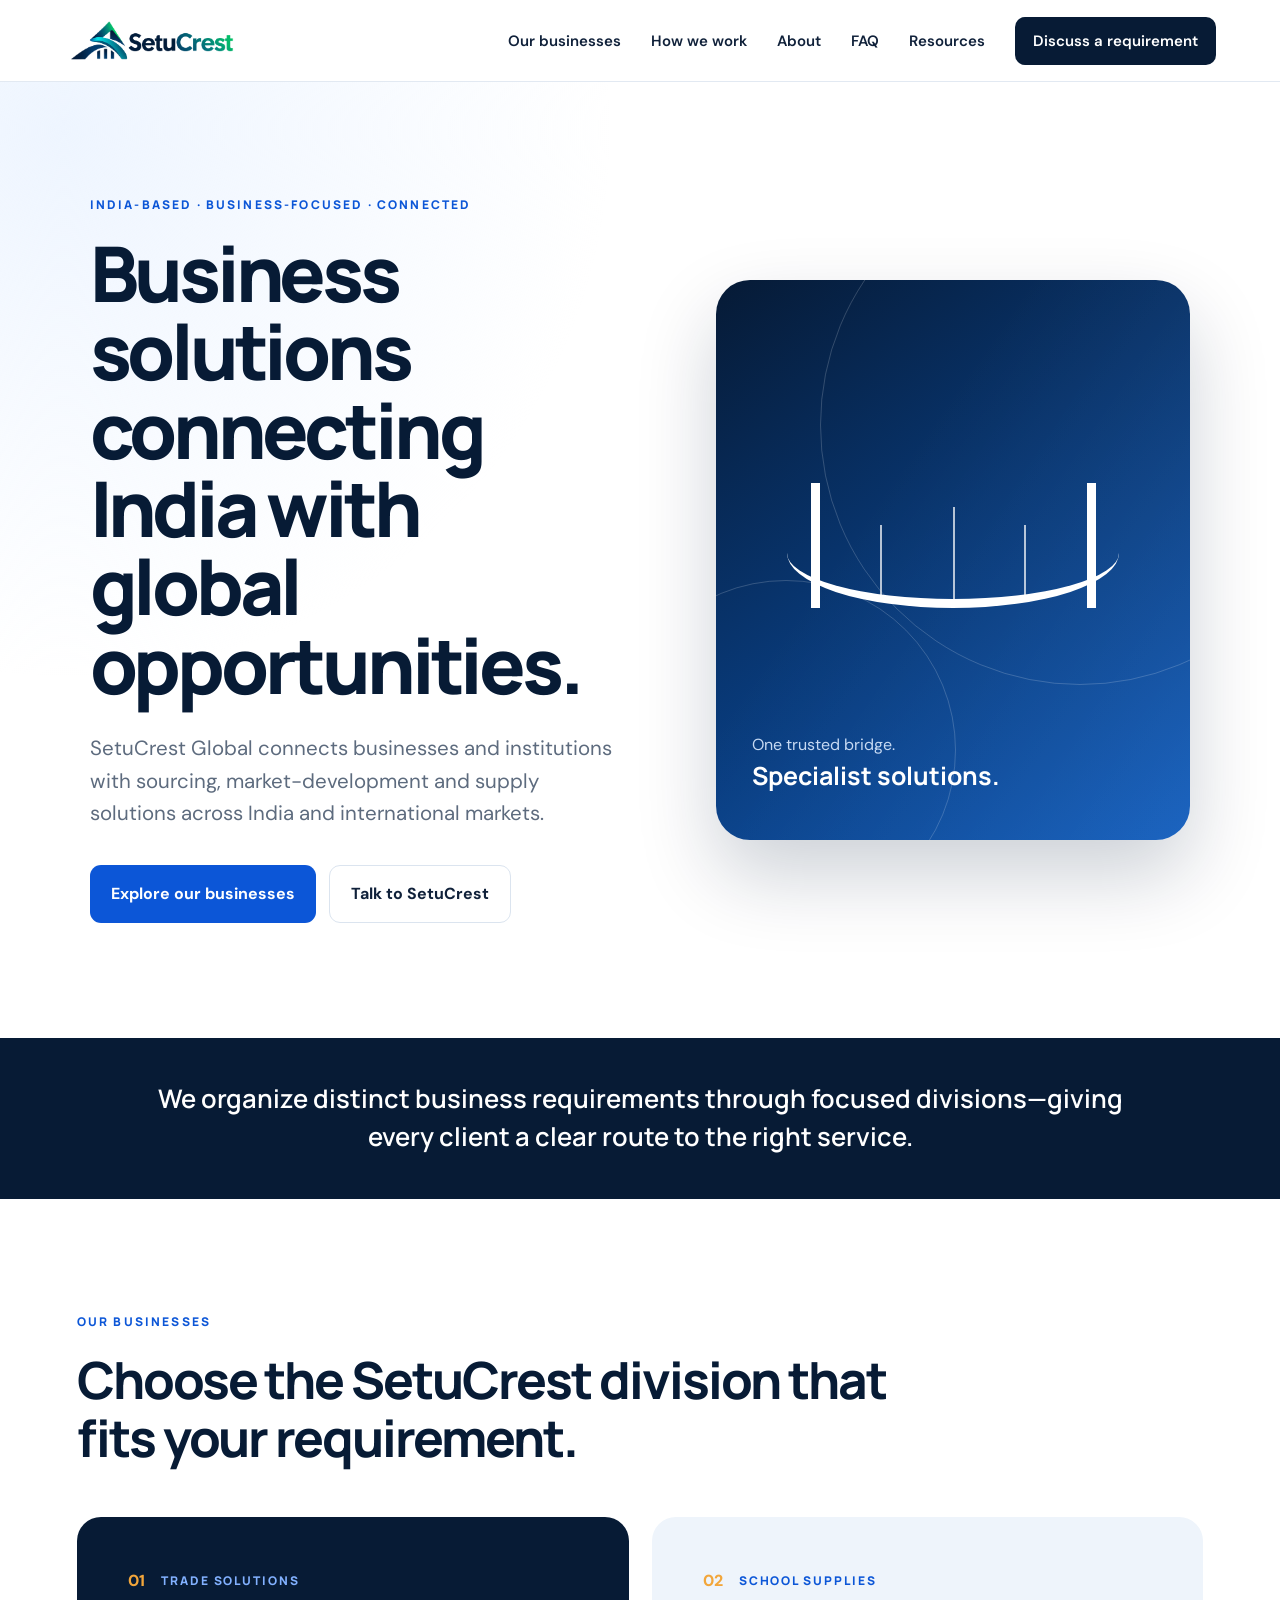
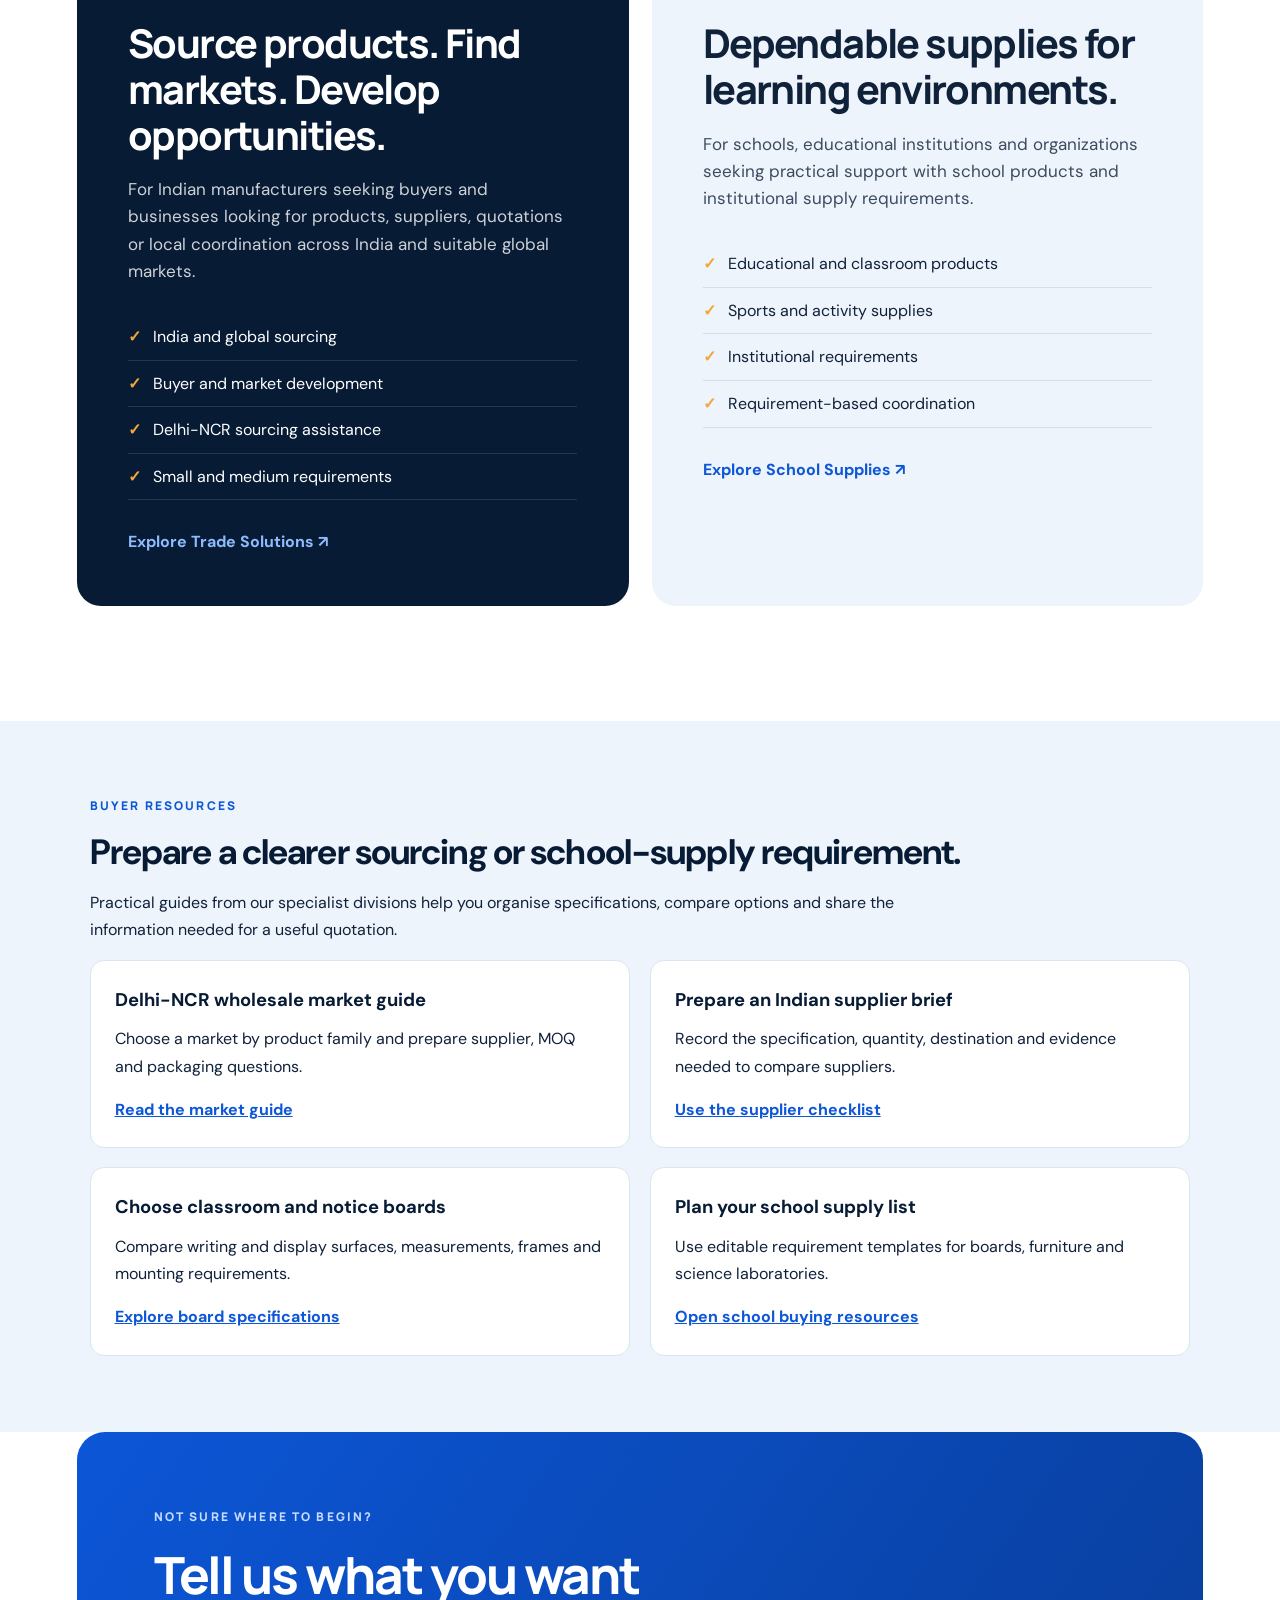
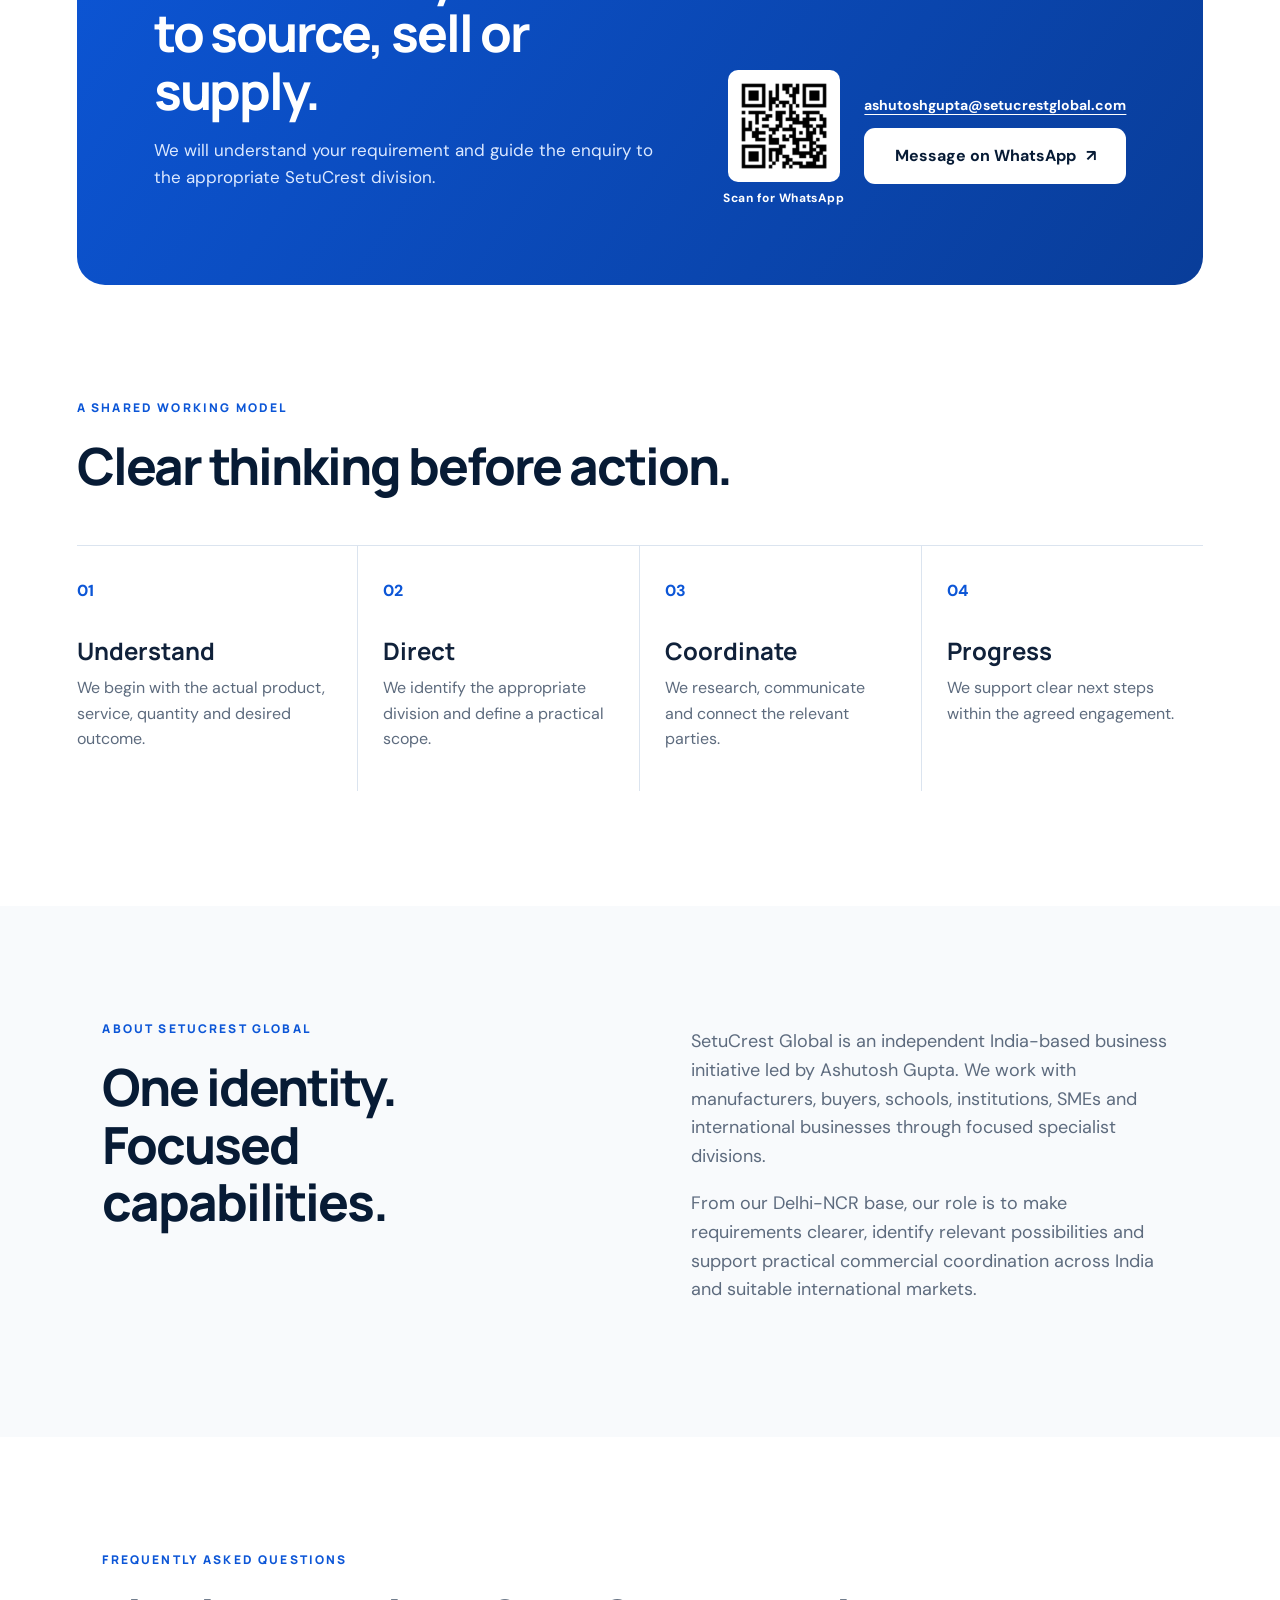
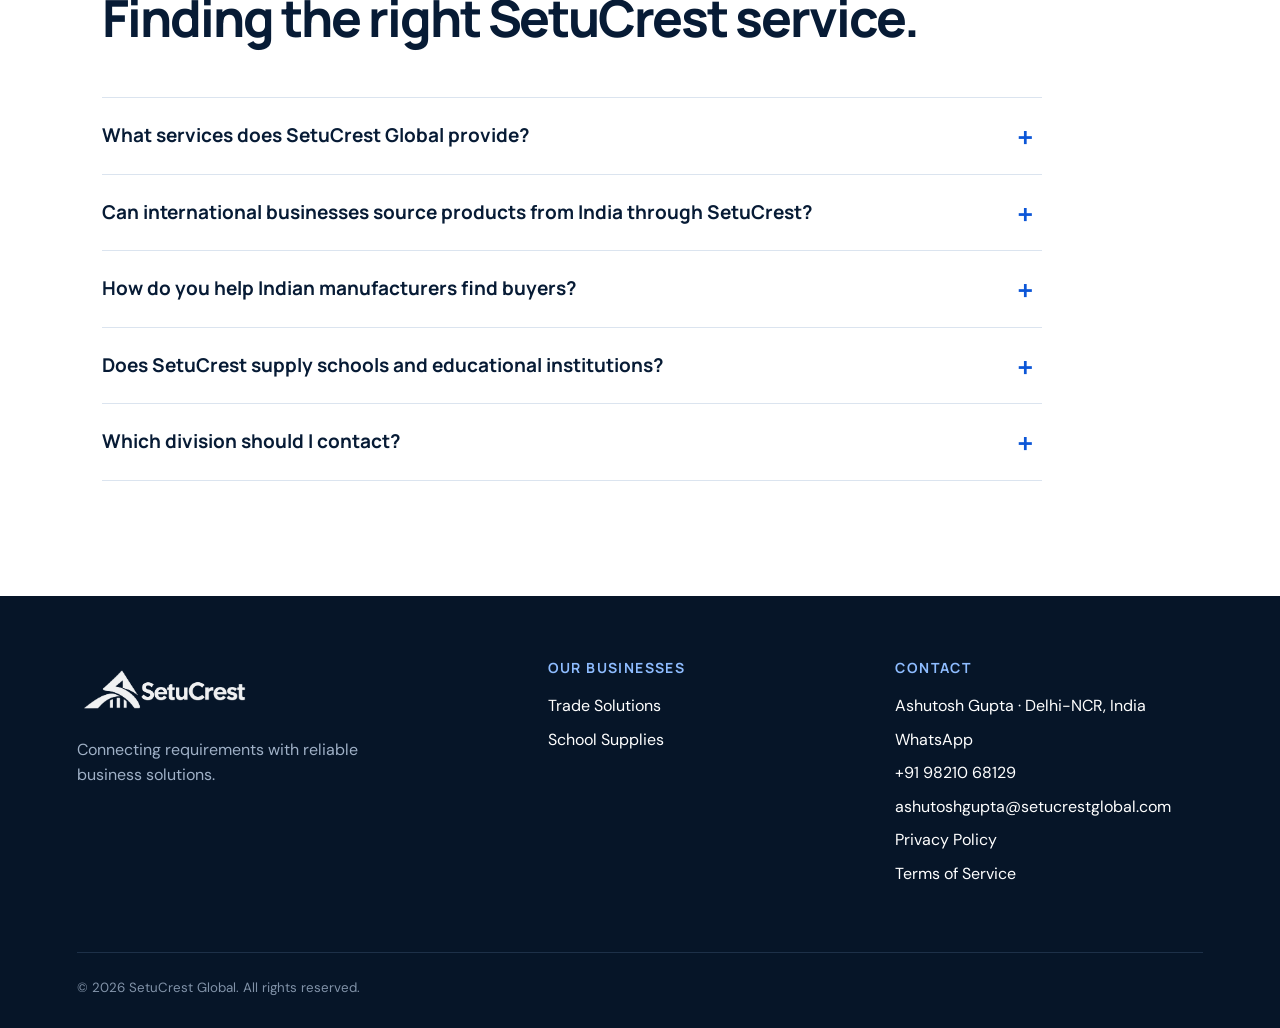
<file: index.html>
<!doctype html>
<html lang="en-IN">
<head>
  <!-- Google tag (gtag.js) -->
  <script async src="https://www.googletagmanager.com/gtag/js?id=G-DXJY15K95Q"></script>
  <script>
    window.dataLayer = window.dataLayer || [];
    function gtag(){dataLayer.push(arguments);}
    gtag('js', new Date());
    gtag('config', 'G-DXJY15K95Q');
  </script>
  <meta charset="utf-8">
  <meta name="viewport" content="width=device-width,initial-scale=1">
  <title>SetuCrest Global | India Sourcing & Business Solutions</title>
  <meta name="description" content="SetuCrest Global connects businesses and institutions with India sourcing, buyer development, market access and school supply solutions.">
  <meta name="robots" content="index,follow,max-image-preview:large,max-snippet:-1">
  <meta name="author" content="SetuCrest Global">
  <meta name="theme-color" content="#071b35">
  <link rel="canonical" href="https://setucrestglobal.com/">
  <link rel="alternate" hreflang="en-IN" href="https://setucrestglobal.com/">
  <link rel="alternate" hreflang="x-default" href="https://setucrestglobal.com/">
  <meta property="og:type" content="website">
  <meta property="og:site_name" content="SetuCrest Global">
  <meta property="og:title" content="SetuCrest Global | Practical Business Solutions">
  <meta property="og:description" content="Specialist sourcing, market-development and institutional supply solutions from India.">
  <meta property="og:url" content="https://setucrestglobal.com/">
  <meta property="og:locale" content="en_IN">
  <meta property="og:image" content="https://setucrestglobal.com/assets/setucrest-logo.png">
  <meta property="og:image:alt" content="SetuCrest Global business solutions">
  <meta name="twitter:card" content="summary">
  <meta name="twitter:title" content="SetuCrest Global | India Sourcing & Business Solutions">
  <meta name="twitter:description" content="Sourcing, buyer development and institutional supply solutions from India.">
  <link rel="icon" href="assets/setucrest-logo.png" type="image/png">
  <link rel="preconnect" href="https://fonts.googleapis.com">
  <link rel="preconnect" href="https://fonts.gstatic.com" crossorigin>
  <link href="https://fonts.googleapis.com/css2?family=DM+Sans:wght@400;500;600;700&family=Manrope:wght@500;600;700;800&display=swap" rel="stylesheet">
  <link rel="stylesheet" href="assets/styles.css">
  <link rel="stylesheet" href="assets/seo.css">
  <link rel="stylesheet" href="assets/contact.css">
  <script type="application/ld+json">
  {"@context":"https://schema.org","@graph":[{"@type":"Organization","@id":"https://setucrestglobal.com/#organization","name":"SetuCrest Global","url":"https://setucrestglobal.com/","logo":{"@type":"ImageObject","url":"https://setucrestglobal.com/assets/setucrest-logo.png"},"telephone":"+91-98210-68129","areaServed":["India","Worldwide"],"knowsAbout":["India sourcing","buyer development","market access","institutional supplies","school supplies"],"department":[{"@type":"Organization","name":"SetuCrest Trade Solutions","url":"https://trade-solutions.setucrestglobal.com/"},{"@type":"Organization","name":"SetuCrest School Supplies","url":"https://school-supplies.setucrestglobal.com/"}]},{"@type":"WebSite","@id":"https://setucrestglobal.com/#website","url":"https://setucrestglobal.com/","name":"SetuCrest Global","publisher":{"@id":"https://setucrestglobal.com/#organization"},"inLanguage":"en-IN"},{"@type":"FAQPage","mainEntity":[{"@type":"Question","name":"What services does SetuCrest Global provide?","acceptedAnswer":{"@type":"Answer","text":"SetuCrest Global operates specialist divisions for India and global sourcing, buyer and market development, and school and institutional supplies."}},{"@type":"Question","name":"Can international businesses source products from India through SetuCrest?","acceptedAnswer":{"@type":"Answer","text":"Yes. SetuCrest Trade Solutions supports overseas and Indian businesses with supplier discovery, quotations, samples and commercial coordination in India."}},{"@type":"Question","name":"Does SetuCrest supply schools and educational institutions?","acceptedAnswer":{"@type":"Answer","text":"Yes. SetuCrest School Supplies supports schools, colleges and institutions with educational, classroom, sports and other requirement-based supplies."}}]}]}
  </script>
  <!-- Microsoft Clarity: SetuCrest Global -->
  <script type="text/javascript">
    (function(c,l,a,r,i,t,y){
      c[a]=c[a]||function(){(c[a].q=c[a].q||[]).push(arguments)};
      t=l.createElement(r);t.async=1;t.src="https://www.clarity.ms/tag/"+i;
      y=l.getElementsByTagName(r)[0];y.parentNode.insertBefore(t,y);
    })(window, document, "clarity", "script", "ye3it7o3s9");
  </script>
</head>
<body>
  <header class="site-header">
    <a class="brand" href="#top" aria-label="SetuCrest Global home"><img src="assets/setucrest-logo.webp" alt="SetuCrest Global" width="2095" height="751"></a>
    <button class="menu" type="button" aria-expanded="false" aria-controls="navigation">Menu</button>
    <nav id="navigation" aria-label="Main navigation">
      <a href="#businesses">Our businesses</a><a href="#approach">How we work</a><a href="#about">About</a><a href="#faq">FAQ</a><a href="#resources">Resources</a>
      <a class="nav-cta" href="https://wa.me/919821068129?text=Hello%20SetuCrest%20Global%2C%20I%20would%20like%20to%20discuss%20a%20business%20requirement." target="_blank" rel="noopener">Discuss a requirement</a>
    </nav>
  </header>

  <main id="top">
    <section class="hero">
      <div class="hero-copy">
        <p class="eyebrow">INDIA-BASED · BUSINESS-FOCUSED · CONNECTED</p>
        <h1>Business solutions connecting India with global opportunities.</h1>
        <p>SetuCrest Global connects businesses and institutions with sourcing, market-development and supply solutions across India and international markets.</p>
        <div class="actions"><a class="button primary" href="#businesses">Explore our businesses</a><a class="button secondary" href="#contact">Talk to SetuCrest</a></div>
      </div>
      <div class="hero-mark" aria-hidden="true">
        <div class="orbit orbit-one"></div><div class="orbit orbit-two"></div><div class="bridge"><span></span><span></span><span></span></div>
        <p>One trusted bridge.<br><strong>Specialist solutions.</strong></p>
      </div>
    </section>

    <section class="intro" aria-label="SetuCrest introduction">
      <p>We organize distinct business requirements through focused divisions—giving every client a clear route to the right service.</p>
    </section>

    <section class="businesses" id="businesses" aria-labelledby="businesses-title">
      <div class="section-heading"><p class="eyebrow">OUR BUSINESSES</p><h2 id="businesses-title">Choose the SetuCrest division that fits your requirement.</h2></div>
      <div class="division-grid">
        <article class="division trade">
          <div class="division-top"><span>01</span><p>TRADE SOLUTIONS</p></div>
          <h3>Source products. Find markets. Develop opportunities.</h3>
          <p>For Indian manufacturers seeking buyers and businesses looking for products, suppliers, quotations or local coordination across India and suitable global markets.</p>
          <ul><li>India and global sourcing</li><li>Buyer and market development</li><li>Delhi-NCR sourcing assistance</li><li>Small and medium requirements</li></ul>
          <a href="https://trade-solutions.setucrestglobal.com/">Explore Trade Solutions <span aria-hidden="true">↗</span></a>
        </article>
        <article class="division school">
          <div class="division-top"><span>02</span><p>SCHOOL SUPPLIES</p></div>
          <h3>Dependable supplies for learning environments.</h3>
          <p>For schools, educational institutions and organizations seeking practical support with school products and institutional supply requirements.</p>
          <ul><li>Educational and classroom products</li><li>Sports and activity supplies</li><li>Institutional requirements</li><li>Requirement-based coordination</li></ul>
          <a href="https://school-supplies.setucrestglobal.com/">Explore School Supplies <span aria-hidden="true">↗</span></a>
        </article>
      </div>
    </section>

<section class="buying-hub" id="resources" aria-labelledby="buyer-resources-title"><div class="buying-guide"><p class="eyebrow">BUYER RESOURCES</p><h2 id="buyer-resources-title">Prepare a clearer sourcing or school-supply requirement.</h2><p>Practical guides from our specialist divisions help you organise specifications, compare options and share the information needed for a useful quotation.</p><div class="buying-cards"><article class="buying-card"><h3>Delhi-NCR wholesale market guide</h3><p>Choose a market by product family and prepare supplier, MOQ and packaging questions.</p><a href="https://trade-solutions.setucrestglobal.com/resources/delhi-ncr-wholesale-market-guide/">Read the market guide</a></article><article class="buying-card"><h3>Prepare an Indian supplier brief</h3><p>Record the specification, quantity, destination and evidence needed to compare suppliers.</p><a href="https://trade-solutions.setucrestglobal.com/resources/questions-to-ask-indian-suppliers/">Use the supplier checklist</a></article><article class="buying-card"><h3>Choose classroom and notice boards</h3><p>Compare writing and display surfaces, measurements, frames and mounting requirements.</p><a href="https://school-supplies.setucrestglobal.com/school-whiteboards-notice-boards-delhi-ncr/">Explore board specifications</a></article><article class="buying-card"><h3>Plan your school supply list</h3><p>Use editable requirement templates for boards, furniture and science laboratories.</p><a href="https://school-supplies.setucrestglobal.com/resources/">Open school buying resources</a></article></div></div></section>
    <section class="guidance" id="contact">
      <div><p class="eyebrow">NOT SURE WHERE TO BEGIN?</p><h2>Tell us what you want to source, sell or supply.</h2><p>We will understand your requirement and guide the enquiry to the appropriate SetuCrest division.</p></div>
      <div class="contact-options">
        <a class="qr-link" href="https://wa.me/919821068129?text=Hello%20SetuCrest%20Global%2C%20I%20need%20help%20choosing%20the%20right%20service%20for%20my%20requirement." target="_blank" rel="noopener" aria-label="Open SetuCrest Global WhatsApp enquiry"><img src="assets/whatsapp-qr.png" alt="Scan to message SetuCrest Global on WhatsApp" width="360" height="360"><span>Scan for WhatsApp</span></a>
        <div class="contact-methods"><a class="email-link" href="mailto:ashutoshgupta@setucrestglobal.com">ashutoshgupta@setucrestglobal.com</a><a class="button light" href="https://wa.me/919821068129?text=Hello%20SetuCrest%20Global%2C%20I%20need%20help%20choosing%20the%20right%20service%20for%20my%20requirement." target="_blank" rel="noopener">Message on WhatsApp <span aria-hidden="true">↗</span></a></div>
      </div>
    </section>

    <section class="approach" id="approach" aria-labelledby="approach-title">
      <div class="section-heading"><p class="eyebrow">A SHARED WORKING MODEL</p><h2 id="approach-title">Clear thinking before action.</h2></div>
      <ol><li><span>01</span><h3>Understand</h3><p>We begin with the actual product, service, quantity and desired outcome.</p></li><li><span>02</span><h3>Direct</h3><p>We identify the appropriate division and define a practical scope.</p></li><li><span>03</span><h3>Coordinate</h3><p>We research, communicate and connect the relevant parties.</p></li><li><span>04</span><h3>Progress</h3><p>We support clear next steps within the agreed engagement.</p></li></ol>
    </section>

    <section class="about" id="about">
      <div><p class="eyebrow">ABOUT SETUCREST GLOBAL</p><h2>One identity. Focused capabilities.</h2></div>
      <div><p>SetuCrest Global is an independent India-based business initiative led by Ashutosh Gupta. We work with manufacturers, buyers, schools, institutions, SMEs and international businesses through focused specialist divisions.</p><p>From our Delhi-NCR base, our role is to make requirements clearer, identify relevant possibilities and support practical commercial coordination across India and suitable international markets.</p></div>
    </section>

    <section class="faq" id="faq" aria-labelledby="faq-title">
      <div class="section-heading"><p class="eyebrow">FREQUENTLY ASKED QUESTIONS</p><h2 id="faq-title">Finding the right SetuCrest service.</h2></div>
      <div class="faq-list">
        <details><summary>What services does SetuCrest Global provide?</summary><p>SetuCrest Global operates specialist divisions for India and global sourcing, buyer and market development, and school and institutional supplies.</p></details>
        <details><summary>Can international businesses source products from India through SetuCrest?</summary><p>Yes. <a href="https://trade-solutions.setucrestglobal.com/">SetuCrest Trade Solutions</a> supports overseas and Indian businesses with supplier discovery, quotations, samples and commercial coordination in India.</p></details>
        <details><summary>How do you help Indian manufacturers find buyers?</summary><p>Our Trade Solutions division researches relevant markets, importers, distributors, institutions and decision-makers, then supports focused outreach and follow-up.</p></details>
        <details><summary>Does SetuCrest supply schools and educational institutions?</summary><p>Yes. <a href="https://school-supplies.setucrestglobal.com/">SetuCrest School Supplies</a> supports schools, colleges and institutions with educational, classroom, sports and other requirement-based supplies.</p></details>
        <details><summary>Which division should I contact?</summary><p>Choose Trade Solutions for sourcing or market development and School Supplies for educational or institutional products. If your requirement overlaps, message SetuCrest Global and we will direct it appropriately.</p></details>
      </div>
    </section>
  </main>

  <footer>
    <div class="footer-brand"><img src="assets/setucrest-logo.webp" alt="SetuCrest Global" width="2095" height="751"><p>Connecting requirements with reliable business solutions.</p></div>
    <div><h2>Our businesses</h2><a href="https://trade-solutions.setucrestglobal.com/">Trade Solutions</a><a href="https://school-supplies.setucrestglobal.com/">School Supplies</a></div>
    <div><h2>Contact</h2><span>Ashutosh Gupta · Delhi-NCR, India</span><a href="https://wa.me/919821068129" target="_blank" rel="noopener">WhatsApp</a><a href="tel:+919821068129">+91 98210 68129</a><a href="mailto:ashutoshgupta@setucrestglobal.com">ashutoshgupta@setucrestglobal.com</a><a href="/privacy/">Privacy Policy</a><a href="/terms/">Terms of Service</a></div>
    <small>© <span id="year"></span> SetuCrest Global. All rights reserved.</small>
  </footer>
  <script src="assets/site.js"></script>
</body>
</html>
</file>
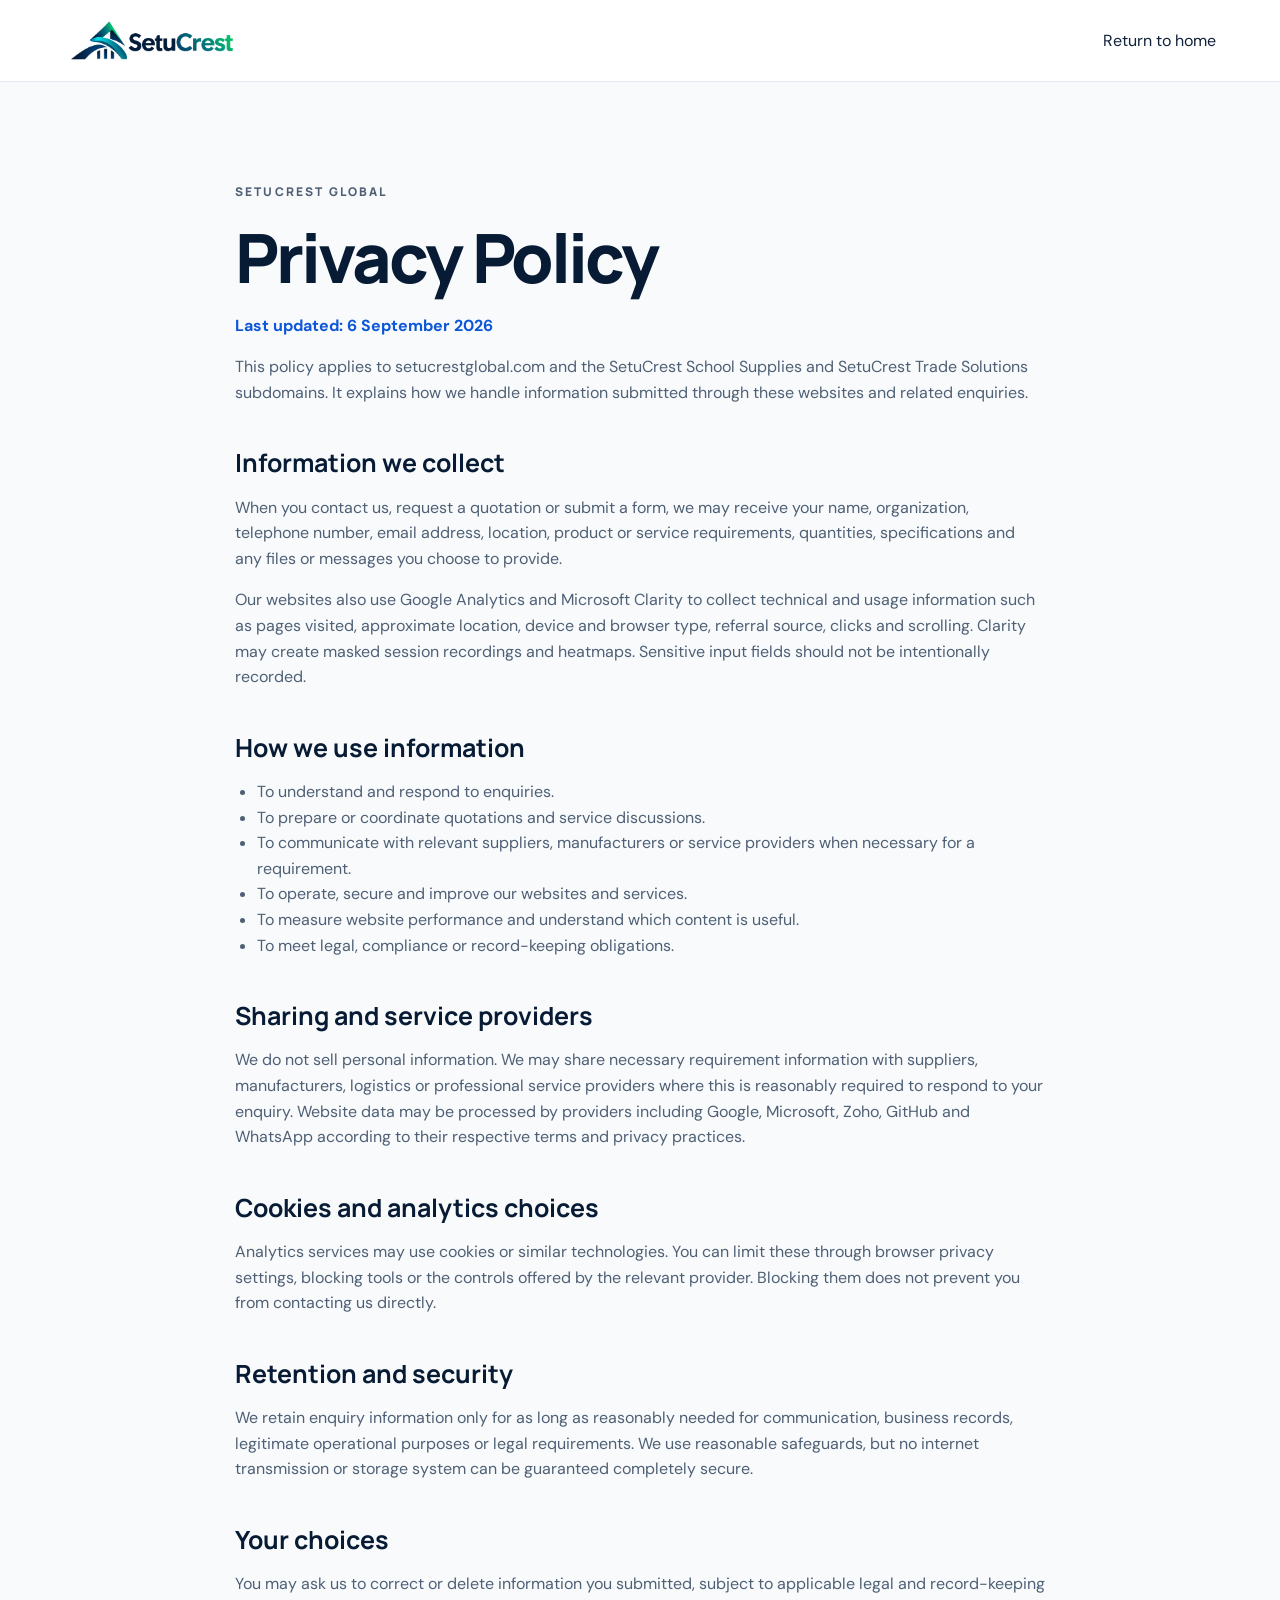
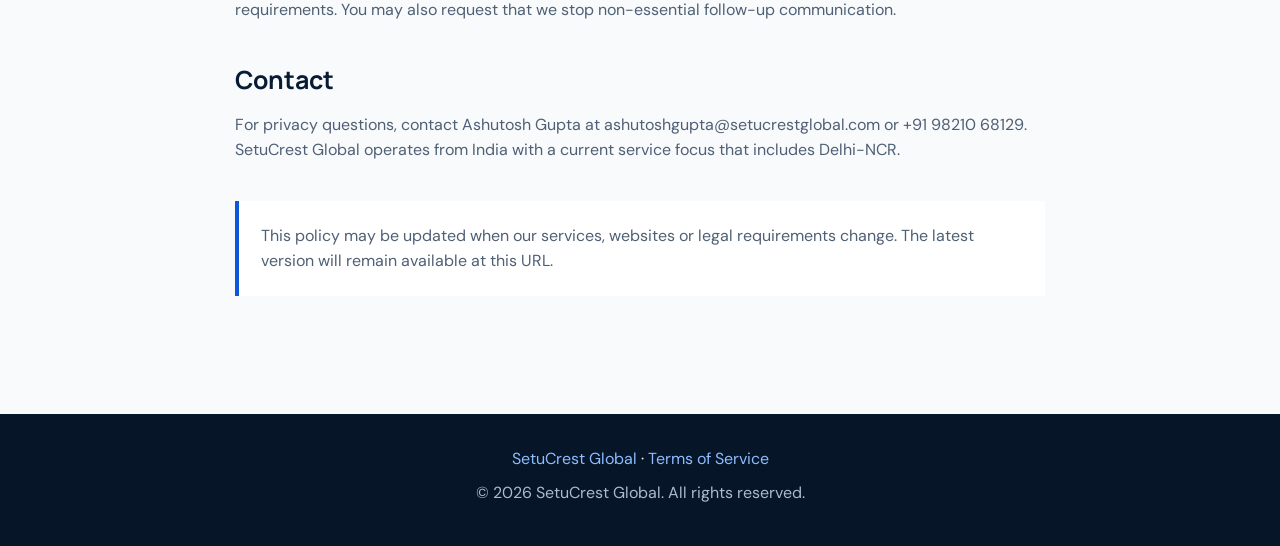
<file: privacy/index.html>
<!doctype html>
<html lang="en-IN">
<head>
  <meta charset="utf-8">
  <meta name="viewport" content="width=device-width,initial-scale=1">
  <title>Privacy Policy | SetuCrest Global</title>
  <meta name="description" content="How SetuCrest Global and its business divisions collect, use and protect website and enquiry information.">
  <link rel="canonical" href="https://setucrestglobal.com/privacy/">
  <meta name="robots" content="index,follow">
  <link rel="preconnect" href="https://fonts.googleapis.com">
  <link rel="preconnect" href="https://fonts.gstatic.com" crossorigin>
  <link href="https://fonts.googleapis.com/css2?family=DM+Sans:wght@400;500;600;700&family=Manrope:wght@600;700;800&display=swap" rel="stylesheet">
  <link rel="stylesheet" href="../assets/styles.css">
  <link rel="stylesheet" href="../assets/legal.css">
  <script async src="https://www.googletagmanager.com/gtag/js?id=G-DXJY15K95Q"></script>
  <script>window.dataLayer=window.dataLayer||[];function gtag(){dataLayer.push(arguments)}gtag('js',new Date());gtag('config','G-DXJY15K95Q');</script>
  <script>(function(c,l,a,r,i,t,y){c[a]=c[a]||function(){(c[a].q=c[a].q||[]).push(arguments)};t=l.createElement(r);t.async=1;t.src="https://www.clarity.ms/tag/"+i;y=l.getElementsByTagName(r)[0];y.parentNode.insertBefore(t,y)})(window,document,"clarity","script","ye3it7o3s9");</script>
</head>
<body class="legal-page">
  <header class="site-header legal-header"><a class="brand" href="/"><img src="../assets/setucrest-logo.webp" alt="SetuCrest Global" width="2095" height="751"></a><a href="/">Return to home</a></header>
  <main class="legal-main">
    <p class="eyebrow">SETUCREST GLOBAL</p>
    <h1>Privacy Policy</h1>
    <p class="legal-updated">Last updated: 6 September 2026</p>
    <p>This policy applies to setucrestglobal.com and the SetuCrest School Supplies and SetuCrest Trade Solutions subdomains. It explains how we handle information submitted through these websites and related enquiries.</p>
    <h2>Information we collect</h2>
    <p>When you contact us, request a quotation or submit a form, we may receive your name, organization, telephone number, email address, location, product or service requirements, quantities, specifications and any files or messages you choose to provide.</p>
    <p>Our websites also use Google Analytics and Microsoft Clarity to collect technical and usage information such as pages visited, approximate location, device and browser type, referral source, clicks and scrolling. Clarity may create masked session recordings and heatmaps. Sensitive input fields should not be intentionally recorded.</p>
    <h2>How we use information</h2>
    <ul><li>To understand and respond to enquiries.</li><li>To prepare or coordinate quotations and service discussions.</li><li>To communicate with relevant suppliers, manufacturers or service providers when necessary for a requirement.</li><li>To operate, secure and improve our websites and services.</li><li>To measure website performance and understand which content is useful.</li><li>To meet legal, compliance or record-keeping obligations.</li></ul>
    <h2>Sharing and service providers</h2>
    <p>We do not sell personal information. We may share necessary requirement information with suppliers, manufacturers, logistics or professional service providers where this is reasonably required to respond to your enquiry. Website data may be processed by providers including Google, Microsoft, Zoho, GitHub and WhatsApp according to their respective terms and privacy practices.</p>
    <h2>Cookies and analytics choices</h2>
    <p>Analytics services may use cookies or similar technologies. You can limit these through browser privacy settings, blocking tools or the controls offered by the relevant provider. Blocking them does not prevent you from contacting us directly.</p>
    <h2>Retention and security</h2>
    <p>We retain enquiry information only for as long as reasonably needed for communication, business records, legitimate operational purposes or legal requirements. We use reasonable safeguards, but no internet transmission or storage system can be guaranteed completely secure.</p>
    <h2>Your choices</h2>
    <p>You may ask us to correct or delete information you submitted, subject to applicable legal and record-keeping requirements. You may also request that we stop non-essential follow-up communication.</p>
    <h2>Contact</h2>
    <p>For privacy questions, contact Ashutosh Gupta at <a href="mailto:ashutoshgupta@setucrestglobal.com">ashutoshgupta@setucrestglobal.com</a> or <a href="tel:+919821068129">+91 98210 68129</a>. SetuCrest Global operates from India with a current service focus that includes Delhi-NCR.</p>
    <p class="legal-note">This policy may be updated when our services, websites or legal requirements change. The latest version will remain available at this URL.</p>
  </main>
  <footer class="legal-footer"><a href="/">SetuCrest Global</a> · <a href="/terms/">Terms of Service</a><p>© 2026 SetuCrest Global. All rights reserved.</p></footer>
</body>
</html>
</file>
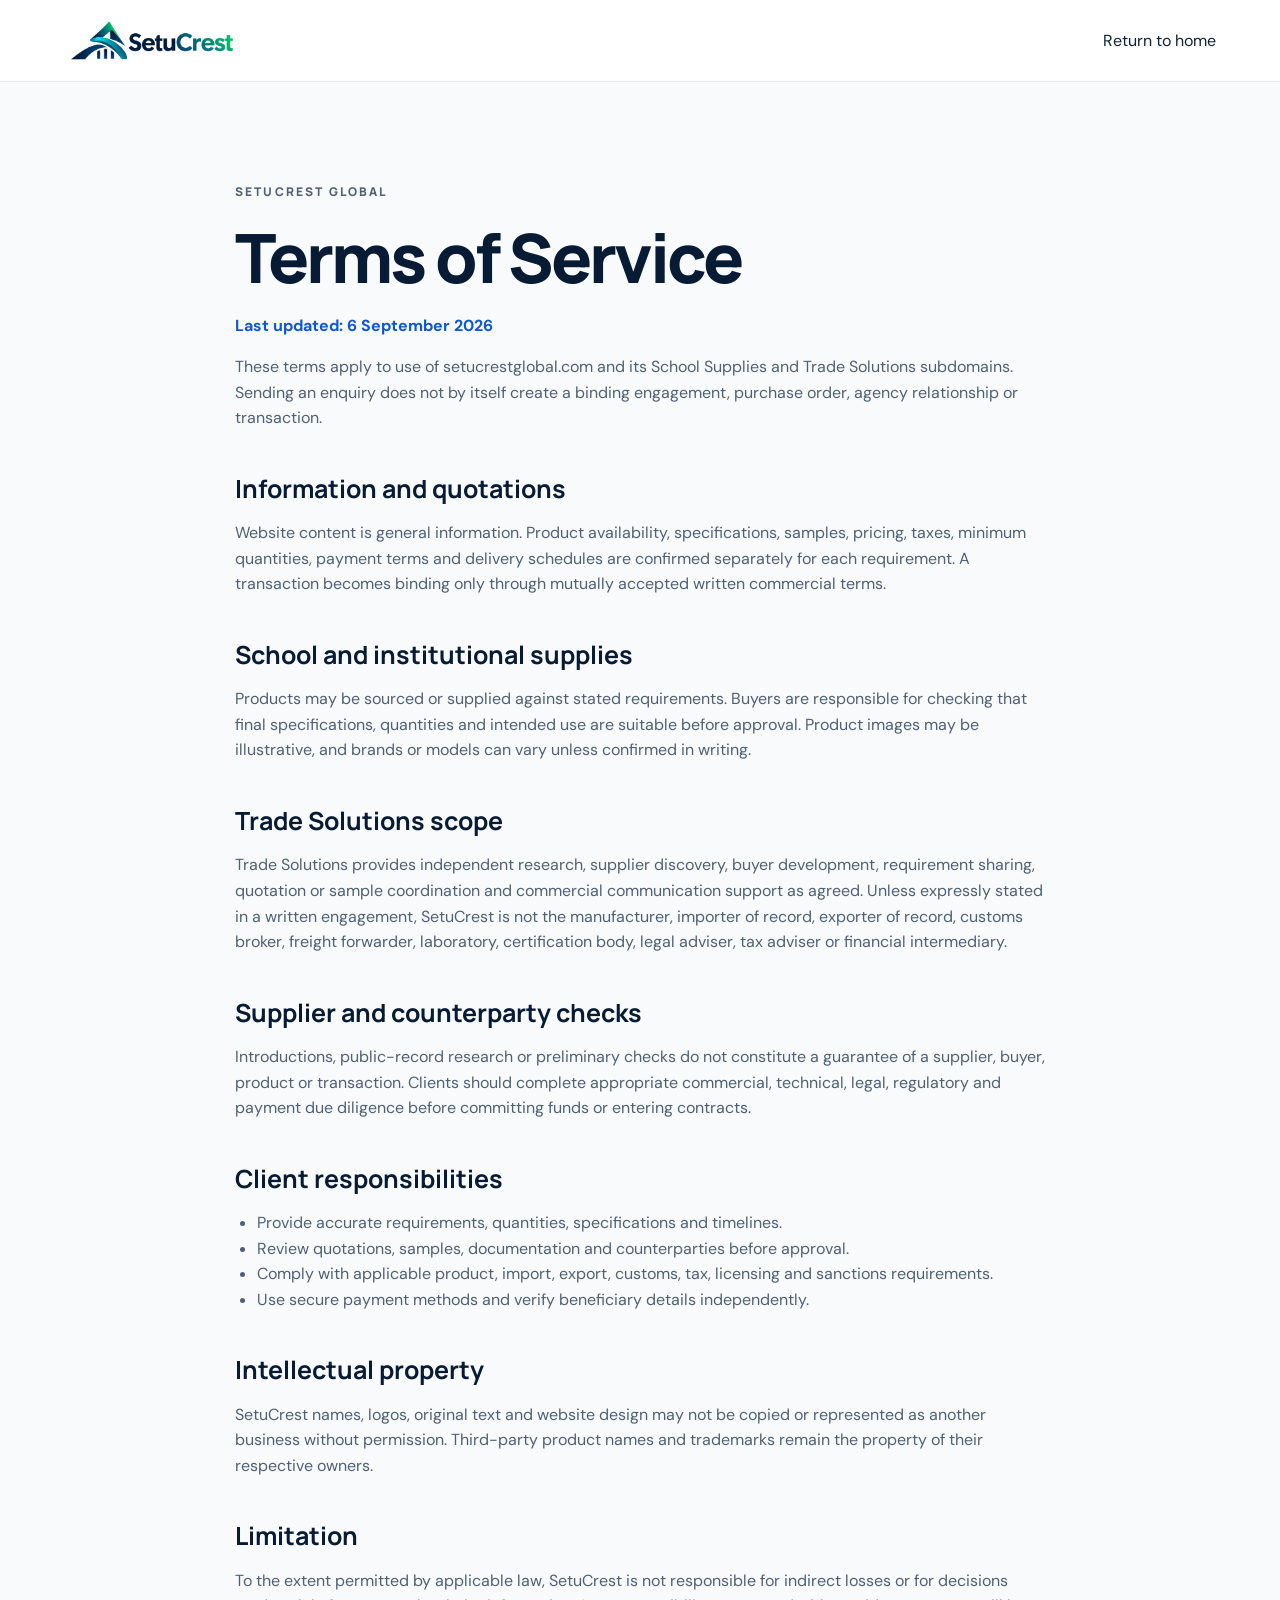
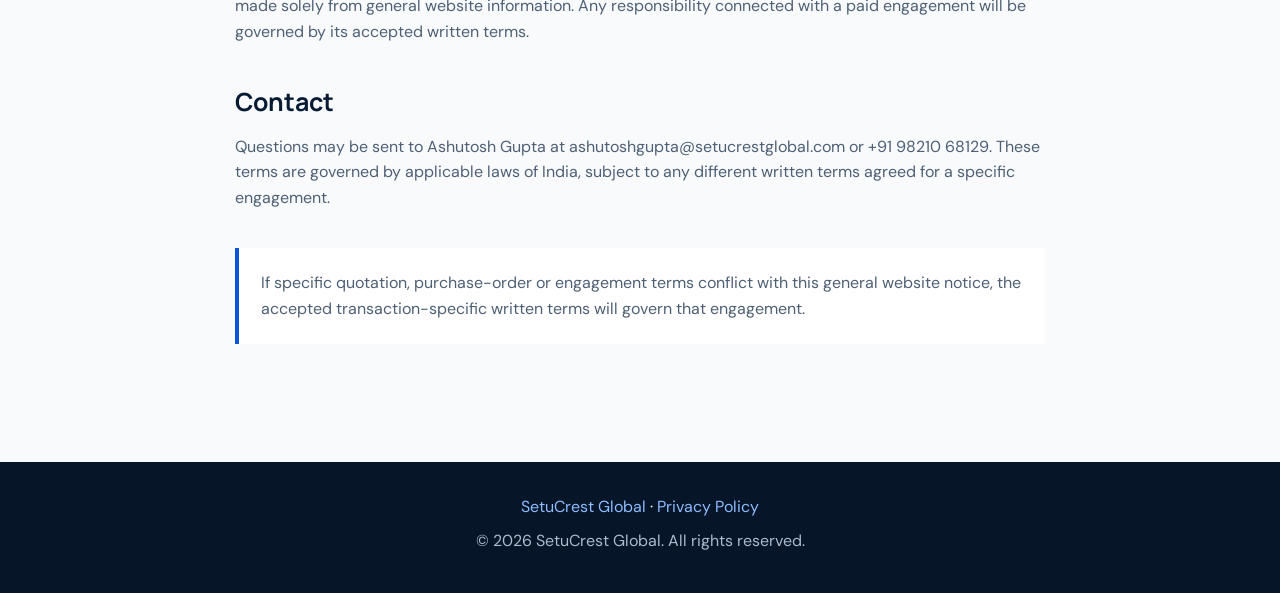
<file: terms/index.html>
<!doctype html>
<html lang="en-IN">
<head>
  <meta charset="utf-8">
  <meta name="viewport" content="width=device-width,initial-scale=1">
  <title>Terms of Service | SetuCrest Global</title>
  <meta name="description" content="Terms governing use of SetuCrest Global websites, sourcing support and institutional supply enquiries.">
  <link rel="canonical" href="https://setucrestglobal.com/terms/">
  <meta name="robots" content="index,follow">
  <link rel="preconnect" href="https://fonts.googleapis.com">
  <link rel="preconnect" href="https://fonts.gstatic.com" crossorigin>
  <link href="https://fonts.googleapis.com/css2?family=DM+Sans:wght@400;500;600;700&family=Manrope:wght@600;700;800&display=swap" rel="stylesheet">
  <link rel="stylesheet" href="../assets/styles.css">
  <link rel="stylesheet" href="../assets/legal.css">
  <script async src="https://www.googletagmanager.com/gtag/js?id=G-DXJY15K95Q"></script>
  <script>window.dataLayer=window.dataLayer||[];function gtag(){dataLayer.push(arguments)}gtag('js',new Date());gtag('config','G-DXJY15K95Q');</script>
  <script>(function(c,l,a,r,i,t,y){c[a]=c[a]||function(){(c[a].q=c[a].q||[]).push(arguments)};t=l.createElement(r);t.async=1;t.src="https://www.clarity.ms/tag/"+i;y=l.getElementsByTagName(r)[0];y.parentNode.insertBefore(t,y)})(window,document,"clarity","script","ye3it7o3s9");</script>
</head>
<body class="legal-page">
  <header class="site-header legal-header"><a class="brand" href="/"><img src="../assets/setucrest-logo.webp" alt="SetuCrest Global" width="2095" height="751"></a><a href="/">Return to home</a></header>
  <main class="legal-main">
    <p class="eyebrow">SETUCREST GLOBAL</p>
    <h1>Terms of Service</h1>
    <p class="legal-updated">Last updated: 6 September 2026</p>
    <p>These terms apply to use of setucrestglobal.com and its School Supplies and Trade Solutions subdomains. Sending an enquiry does not by itself create a binding engagement, purchase order, agency relationship or transaction.</p>
    <h2>Information and quotations</h2>
    <p>Website content is general information. Product availability, specifications, samples, pricing, taxes, minimum quantities, payment terms and delivery schedules are confirmed separately for each requirement. A transaction becomes binding only through mutually accepted written commercial terms.</p>
    <h2>School and institutional supplies</h2>
    <p>Products may be sourced or supplied against stated requirements. Buyers are responsible for checking that final specifications, quantities and intended use are suitable before approval. Product images may be illustrative, and brands or models can vary unless confirmed in writing.</p>
    <h2>Trade Solutions scope</h2>
    <p>Trade Solutions provides independent research, supplier discovery, buyer development, requirement sharing, quotation or sample coordination and commercial communication support as agreed. Unless expressly stated in a written engagement, SetuCrest is not the manufacturer, importer of record, exporter of record, customs broker, freight forwarder, laboratory, certification body, legal adviser, tax adviser or financial intermediary.</p>
    <h2>Supplier and counterparty checks</h2>
    <p>Introductions, public-record research or preliminary checks do not constitute a guarantee of a supplier, buyer, product or transaction. Clients should complete appropriate commercial, technical, legal, regulatory and payment due diligence before committing funds or entering contracts.</p>
    <h2>Client responsibilities</h2>
    <ul><li>Provide accurate requirements, quantities, specifications and timelines.</li><li>Review quotations, samples, documentation and counterparties before approval.</li><li>Comply with applicable product, import, export, customs, tax, licensing and sanctions requirements.</li><li>Use secure payment methods and verify beneficiary details independently.</li></ul>
    <h2>Intellectual property</h2>
    <p>SetuCrest names, logos, original text and website design may not be copied or represented as another business without permission. Third-party product names and trademarks remain the property of their respective owners.</p>
    <h2>Limitation</h2>
    <p>To the extent permitted by applicable law, SetuCrest is not responsible for indirect losses or for decisions made solely from general website information. Any responsibility connected with a paid engagement will be governed by its accepted written terms.</p>
    <h2>Contact</h2>
    <p>Questions may be sent to Ashutosh Gupta at <a href="mailto:ashutoshgupta@setucrestglobal.com">ashutoshgupta@setucrestglobal.com</a> or <a href="tel:+919821068129">+91 98210 68129</a>. These terms are governed by applicable laws of India, subject to any different written terms agreed for a specific engagement.</p>
    <p class="legal-note">If specific quotation, purchase-order or engagement terms conflict with this general website notice, the accepted transaction-specific written terms will govern that engagement.</p>
  </main>
  <footer class="legal-footer"><a href="/">SetuCrest Global</a> · <a href="/privacy/">Privacy Policy</a><p>© 2026 SetuCrest Global. All rights reserved.</p></footer>
</body>
</html>
</file>
<file: assets/styles.css>
:root{--navy:#071b35;--blue:#0c56d7;--blue2:#2f76ef;--ink:#10213a;--muted:#5d6b7e;--pale:#eef4fb;--line:#dbe4ef;--amber:#f2a63b;--white:#fff;--radius:24px}*{box-sizing:border-box}html{scroll-behavior:smooth}body{margin:0;color:var(--ink);font-family:"DM Sans",sans-serif;line-height:1.6;background:#fff}a{color:inherit;text-decoration:none}img{display:block;max-width:100%}button{font:inherit}.site-header{height:82px;display:flex;align-items:center;justify-content:space-between;padding:0 clamp(22px,5vw,76px);position:sticky;top:0;z-index:20;background:rgba(255,255,255,.95);backdrop-filter:blur(12px);border-bottom:1px solid rgba(219,228,239,.8)}.brand img{width:176px;height:63px;object-fit:contain}nav{display:flex;align-items:center;gap:30px;font-size:15px;font-weight:600}nav>a:not(.nav-cta):hover{color:var(--blue)}.nav-cta{background:var(--navy);color:#fff;padding:12px 18px;border-radius:10px}.menu{display:none;border:0;background:transparent;font-weight:700}.hero{min-height:calc(100vh - 82px);display:grid;grid-template-columns:minmax(0,1.05fr) minmax(380px,.95fr);gap:clamp(35px,8vw,120px);align-items:center;padding:clamp(70px,9vw,130px) clamp(22px,7vw,108px);background:radial-gradient(circle at 5% 5%,#eef5ff 0,transparent 36%),#fff;overflow:hidden}.hero-copy{max-width:790px}.eyebrow{color:var(--blue);font:800 12px/1.4 "Manrope",sans-serif;letter-spacing:.18em;margin:0 0 20px}.hero h1{font:800 clamp(46px,6vw,86px)/1.02 "Manrope",sans-serif;letter-spacing:-.055em;color:var(--navy);margin:0 0 28px}.hero-copy>p:not(.eyebrow){font-size:clamp(18px,1.6vw,23px);color:var(--muted);max-width:720px;margin:0 0 35px}.actions{display:flex;gap:13px;flex-wrap:wrap}.button{display:inline-flex;align-items:center;justify-content:center;gap:10px;padding:15px 21px;border-radius:11px;font-weight:700;transition:.2s transform,.2s background}.button:hover{transform:translateY(-2px)}.primary{background:var(--blue);color:#fff}.primary:hover{background:#0647b8}.secondary{background:#fff;border:1px solid var(--line)}.hero-mark{height:560px;position:relative;border-radius:34px;overflow:hidden;background:linear-gradient(145deg,#061a35,#0b59bc);box-shadow:0 35px 80px rgba(7,27,53,.2)}.hero-mark:before{content:"";position:absolute;inset:0;background:linear-gradient(125deg,transparent 35%,rgba(255,255,255,.07))}.orbit{position:absolute;border:1px solid rgba(255,255,255,.18);border-radius:50%}.orbit-one{width:520px;height:520px;right:-150px;top:-115px}.orbit-two{width:340px;height:340px;left:-100px;bottom:-80px}.bridge{position:absolute;left:15%;right:15%;top:39%;height:110px;border-bottom:9px solid #fff;border-radius:0 0 50% 50%}.bridge:before,.bridge:after{content:"";position:absolute;bottom:-9px;width:9px;height:125px;background:#fff}.bridge:before{left:7%}.bridge:after{right:7%}.bridge span{position:absolute;bottom:0;width:2px;height:74px;background:rgba(255,255,255,.7)}.bridge span:nth-child(1){left:28%}.bridge span:nth-child(2){left:50%;height:92px}.bridge span:nth-child(3){right:28%}.hero-mark>p{position:absolute;left:36px;bottom:31px;color:#c7daf3;font-size:16px}.hero-mark strong{color:#fff;font:700 25px "Manrope",sans-serif}.intro{padding:42px clamp(22px,10vw,160px);background:var(--navy);color:#fff;text-align:center}.intro p{font:600 clamp(19px,2vw,27px)/1.5 "Manrope",sans-serif;max-width:1080px;margin:auto}.businesses,.approach{padding:clamp(80px,9vw,135px) clamp(22px,6vw,92px)}.section-heading{max-width:860px;margin-bottom:50px}.section-heading h2,.guidance h2,.about h2{font:750 clamp(34px,4vw,57px)/1.13 "Manrope",sans-serif;letter-spacing:-.04em;color:var(--navy);margin:0}.division-grid{display:grid;grid-template-columns:1fr 1fr;gap:23px}.division{padding:clamp(30px,4vw,54px);border-radius:var(--radius);position:relative;overflow:hidden}.trade{background:var(--navy);color:#fff}.school{background:var(--pale)}.division-top{display:flex;align-items:center;gap:16px;margin-bottom:28px}.division-top span{color:var(--amber);font-weight:800}.division-top p{font:800 12px "Manrope",sans-serif;letter-spacing:.16em;margin:0;color:#82b1ff}.school .division-top p{color:var(--blue)}.division h3{font:750 clamp(29px,3.1vw,43px)/1.15 "Manrope",sans-serif;letter-spacing:-.04em;margin:0 0 18px;max-width:580px}.division>p{font-size:17px;opacity:.8}.division ul{list-style:none;padding:0;margin:29px 0}.division li{position:relative;padding:10px 0 10px 25px;border-bottom:1px solid rgba(255,255,255,.12)}.school li{border-color:#d3dfec}.division li:before{content:"✓";position:absolute;left:0;color:var(--amber);font-weight:800}.division>a{font-weight:700;color:#8ebcff}.school>a{color:var(--blue)}.guidance{margin:0 clamp(22px,6vw,92px);padding:clamp(42px,6vw,78px);border-radius:28px;background:linear-gradient(125deg,#0c56d7,#093d99);color:#fff;display:flex;align-items:end;justify-content:space-between;gap:50px}.guidance .eyebrow{color:#c8dcff}.guidance h2{color:#fff;max-width:800px}.guidance div>p:last-child{color:#dce9ff;font-size:17px;max-width:700px}.light{background:#fff;color:var(--navy);flex:none}.approach ol{list-style:none;padding:0;margin:0;display:grid;grid-template-columns:repeat(4,1fr);border-top:1px solid var(--line)}.approach li{min-height:245px;padding:32px 25px 0 0;border-right:1px solid var(--line)}.approach li+li{padding-left:25px}.approach li:last-child{border:0}.approach li>span{color:var(--blue);font-weight:800}.approach h3{font:700 24px "Manrope",sans-serif;margin:31px 0 8px}.approach li p{color:var(--muted);margin:0}.about{display:grid;grid-template-columns:1fr 1fr;gap:clamp(45px,8vw,120px);background:#f8fafc;padding:clamp(80px,9vw,135px) clamp(22px,8vw,125px)}.about>div:last-child{color:var(--muted);font-size:18px}.about>div:last-child p:first-child{margin-top:6px}footer{background:#061528;color:#fff;padding:62px clamp(22px,6vw,92px) 30px;display:grid;grid-template-columns:1.4fr 1fr 1fr;gap:40px}.footer-brand img{width:175px;filter:brightness(0) invert(1);opacity:.95}.footer-brand p{color:#9fb0c6;max-width:310px}.footer-brand+div,footer>div:nth-child(3){display:flex;flex-direction:column;gap:8px}footer h2{font:700 14px "Manrope",sans-serif;letter-spacing:.1em;text-transform:uppercase;margin:0 0 8px;color:#8ebcff}footer a:hover{color:#8ebcff}footer small{grid-column:1/-1;border-top:1px solid #1d3048;padding-top:24px;margin-top:25px;color:#8192a8}@media(max-width:950px){nav{display:none;position:absolute;top:81px;left:0;right:0;background:#fff;padding:24px;flex-direction:column;align-items:stretch;border-bottom:1px solid var(--line)}nav.open{display:flex}.menu{display:block}.hero{grid-template-columns:1fr}.hero-mark{height:430px}.division-grid,.about{grid-template-columns:1fr}.guidance{align-items:start;flex-direction:column}.approach ol{grid-template-columns:1fr 1fr}.approach li:nth-child(2){border-right:0}}@media(max-width:620px){.site-header{height:72px}.brand img{width:135px;height:50px}.hero{min-height:auto;padding-top:65px}.hero h1{font-size:44px}.hero-mark{height:350px}.bridge{left:10%;right:10%}.button{width:100%}.businesses,.approach{padding-top:74px;padding-bottom:74px}.division{padding:31px 24px}.guidance{margin:0 16px;border-radius:20px}.approach ol{grid-template-columns:1fr}.approach li,.approach li+li{min-height:auto;border-right:0;border-bottom:1px solid var(--line);padding:27px 0}.approach h3{margin:16px 0 5px}footer{grid-template-columns:1fr}footer small{grid-column:auto}}@media(prefers-reduced-motion:reduce){html{scroll-behavior:auto}.button{transition:none}}

/* Buying guidance and downloadable requirement templates */
.buying-guide{margin:3.5rem 0;color:var(--ink,#10213a);font-size:1rem;line-height:1.7}
.buying-guide h2{color:var(--navy,#071b35);font-size:clamp(1.65rem,3vw,2.2rem);line-height:1.2;margin:0 0 1rem;letter-spacing:-.025em}
.buying-guide h3{font-size:1.15rem;margin:1.6rem 0 .6rem;color:var(--navy,#071b35)}
.buying-guide p{max-width:78ch;margin:0 0 1rem}.buying-guide ul,.buying-guide ol{padding-left:1.4rem}.buying-guide li{margin:.55rem 0}
.buying-table-wrap{max-width:100%;overflow-x:auto;margin:1.5rem 0;border:1px solid var(--line,#dbe4ef);border-radius:12px}
.buying-table{width:100%;border-collapse:collapse;font-size:1rem;line-height:1.6;text-align:left}
.buying-table caption{text-align:left;padding:1rem;font-weight:700;background:var(--soft,var(--pale,#eef4fb));color:var(--navy,#071b35)}
.buying-table th,.buying-table td{padding:1rem;vertical-align:top;border-bottom:1px solid var(--line,#dbe4ef);min-width:10rem}
.buying-table thead th{background:#f5f8fc}.buying-table tbody th{font-weight:700;width:25%}.buying-table tr:last-child>*{border-bottom:0}
.buying-links{display:flex;flex-wrap:wrap;gap:.75rem;margin:1.3rem 0}
.buying-links a{display:inline-block;padding:.8rem 1rem;border:1px solid var(--line,#dbe4ef);border-radius:9px;color:var(--green-dark,var(--blue,#0c56d7));background:#fff;font-size:1rem;font-weight:700;line-height:1.5;text-decoration:underline;text-underline-offset:3px}
.buying-links a:hover{background:var(--soft,var(--pale,#eef4fb))}.buying-guide a:focus-visible,.buying-table-wrap:focus-visible,.buying-links a:focus-visible{outline:3px solid #0c56d7;outline-offset:4px}
.buying-cards{display:grid;grid-template-columns:repeat(2,minmax(0,1fr));gap:1.2rem}.buying-card{padding:1.5rem;border:1px solid var(--line,#dbe4ef);border-radius:14px;background:#fff;min-width:0}.buying-card h3{margin-top:0}.buying-card>a{color:var(--green-dark,var(--blue,#0c56d7));text-decoration:underline;font-weight:700}
.buying-hub{padding:clamp(3rem,6vw,6rem) clamp(22px,7vw,108px);background:var(--pale,#eef4fb)}.buying-hub .buying-guide{max-width:1160px;margin:0 auto}
@media(max-width:700px){.buying-cards{grid-template-columns:1fr}.buying-card{padding:1.2rem}.buying-guide{margin:2.5rem 0}.buying-table th,.buying-table td{padding:.8rem}.buying-links a{width:100%}}
@media print{.buying-table-wrap{overflow:visible}.buying-links a{border:0;padding:0}.buying-card{break-inside:avoid}}
</file>
<file: assets/seo.css>
.faq{padding:clamp(80px,9vw,135px) clamp(22px,8vw,125px)}
.faq-list{max-width:940px;border-top:1px solid var(--line)}
.faq details{border-bottom:1px solid var(--line)}
.faq summary{cursor:pointer;list-style:none;position:relative;padding:24px 48px 24px 0;color:var(--navy);font:700 19px/1.45 "Manrope",sans-serif}
.faq summary::-webkit-details-marker{display:none}
.faq summary:after{content:"+";position:absolute;right:8px;top:18px;color:var(--blue);font-size:29px}
.faq details[open] summary:after{content:"−"}
.faq details p{max-width:820px;margin:0;padding:0 48px 25px 0;color:var(--muted);font-size:17px}
.faq details a{color:var(--blue);font-weight:700;text-decoration:underline;text-decoration-thickness:1px;text-underline-offset:3px}
footer{align-items:start}
.footer-brand img{width:175px;height:auto;aspect-ratio:2095/751;object-fit:contain}
</file>
<file: assets/contact.css>
.contact-options{display:flex;align-items:center;justify-content:flex-end;gap:20px;flex:none}
.qr-link{display:flex;flex-direction:column;align-items:center;gap:7px;color:#fff;font-size:12px;font-weight:700;letter-spacing:.04em}
.qr-link img{width:112px;height:112px;padding:7px;border-radius:10px;background:#fff;object-fit:contain}
.contact-methods{display:flex;flex-direction:column;align-items:stretch;gap:12px}
.email-link{color:#fff;font-size:14px;font-weight:700;text-decoration:underline;text-underline-offset:4px}
@media(max-width:950px){.contact-options{justify-content:flex-start;flex-wrap:wrap}.contact-methods{align-items:flex-start}}
@media(max-width:620px){.contact-options{width:100%;align-items:flex-start}.qr-link img{width:104px;height:104px}.contact-methods{min-width:0;flex:1}.email-link{font-size:12px;overflow-wrap:anywhere}.contact-methods .button{width:100%}}
</file>
<file: assets/legal.css>
.legal-page{background:#f8fafc}.legal-header{position:static}.legal-main{max-width:920px;margin:auto;padding:clamp(55px,8vw,105px) clamp(22px,5vw,55px)}.legal-main h1{margin:0 0 18px;color:var(--navy);font:800 clamp(40px,6vw,68px)/1.08 "Manrope",sans-serif;letter-spacing:-.045em}.legal-main h2{margin:42px 0 10px;color:var(--navy);font:700 25px/1.25 "Manrope",sans-serif}.legal-main p,.legal-main li{color:#4f6075}.legal-main ul{padding-left:22px}.legal-updated{font-weight:700;color:var(--blue)!important}.legal-note{margin-top:38px;padding:22px;border-left:4px solid var(--blue);background:#fff}.legal-footer{display:block;text-align:center;padding:32px 22px}.legal-footer a{color:#8ebcff}.legal-footer p{margin:8px 0;color:#aabbd0}
</file>
